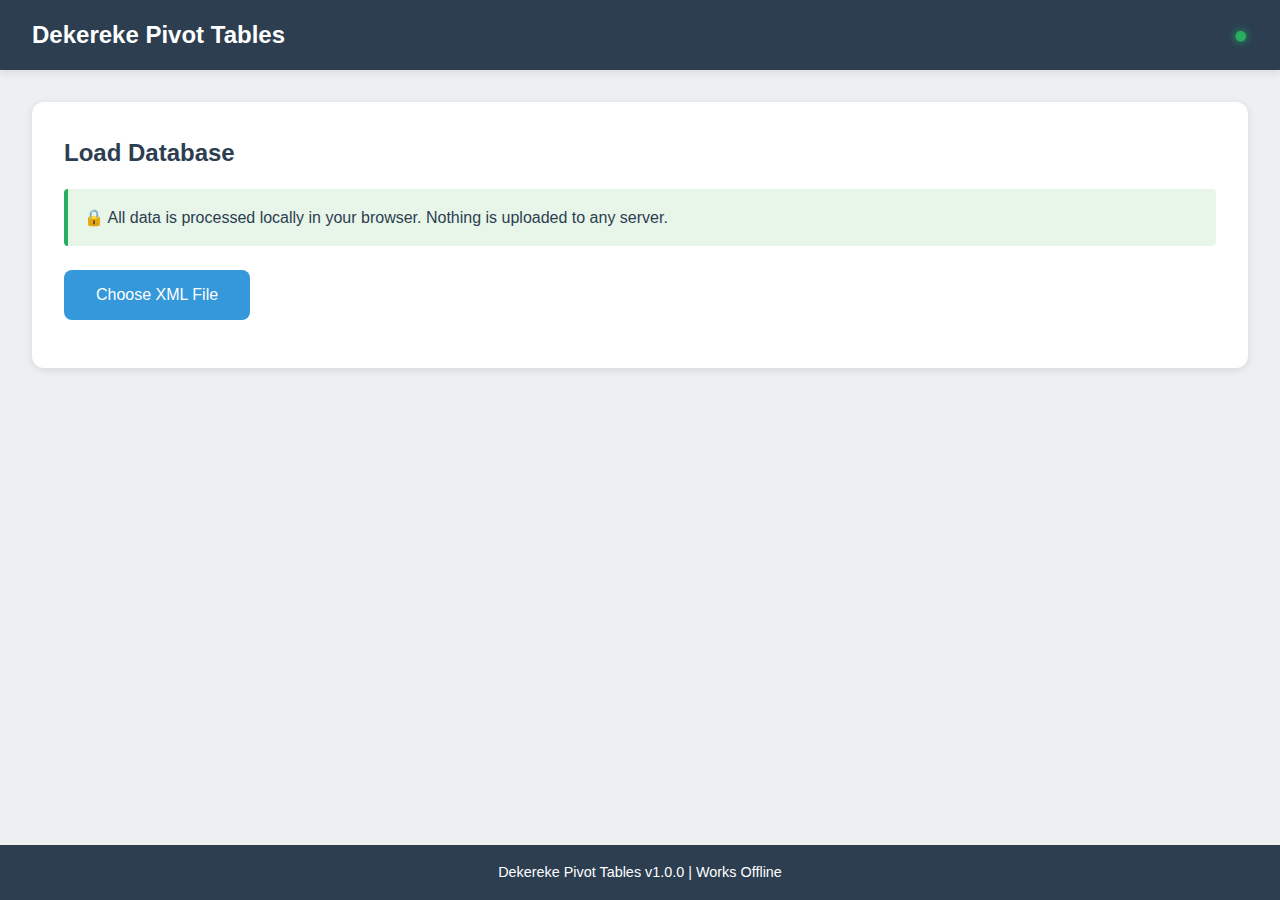
<file: docs/app/index.html>
<!DOCTYPE html>
<!--
Copyright (C) 2025 Seth Johnston

This program is free software: you can redistribute it and/or modify
it under the terms of the GNU Affero General Public License as published by
the Free Software Foundation, either version 3 of the License, or
(at your option) any later version.

This program is distributed in the hope that it will be useful,
but WITHOUT ANY WARRANTY; without even the implied warranty of
MERCHANTABILITY or FITNESS FOR A PARTICULAR PURPOSE.  See the
GNU Affero General Public License for more details.

You should have received a copy of the GNU Affero General Public License
along with this program.  If not, see <https://www.gnu.org/licenses/>.
-->
<html lang="en">
<head>
    <meta charset="UTF-8">
    <meta name="viewport" content="width=device-width, initial-scale=1.0">
    <meta name="description" content="Offline-capable pivot table builder for Dekereke XML databases">
    <meta name="theme-color" content="#2c3e50">
    <title>Dekereke Pivot Tables</title>
    <link rel="stylesheet" href="styles.css">
    <link rel="manifest" href="manifest.json">
    <link rel="icon" type="image/png" sizes="192x192" href="icons/icon-192.png">
    <link rel="icon" type="image/png" sizes="512x512" href="icons/icon-512.png">
    <link rel="apple-touch-icon" href="icons/icon-192.png">
</head>
<body>
    <div id="app">
        <!-- Header -->
        <header>
            <h1>Dekereke Pivot Tables</h1>
            <div id="status-indicator" class="status-online" title="Online">●</div>
            <div id="update-banner" class="update-banner hidden">
                <span>New version available!</span>
                <button id="update-btn">Update Now</button>
            </div>
        </header>

        <!-- Main Content -->
        <main id="main-content">
            <!-- File Upload Section -->
            <section id="upload-section" class="card">
                <h2>Load Database</h2>
                <p class="privacy-notice">
                    🔒 All data is processed locally in your browser. Nothing is uploaded to any server.
                </p>
                <div class="file-input-wrapper">
                    <input type="file" id="file-input" accept=".xml" aria-label="Select Dekereke XML database file">
                    <label for="file-input" class="file-label">
                        <span id="file-label-text">Choose XML File</span>
                    </label>
                </div>
                <div id="file-info" class="file-info hidden"></div>
            </section>

            <!-- Pivot Configuration Section -->
            <section id="config-section" class="card hidden">
                <h2>Configure Pivot Table</h2>
                <div class="config-grid">
                    <div class="config-item">
                        <label for="row-field">Row Field:</label>
                        <select id="row-field" aria-label="Select field for rows">
                            <option value="">-- Select Field --</option>
                        </select>
                    </div>
                    <div class="config-item">
                        <label for="col-field">Column Field:</label>
                        <select id="col-field" aria-label="Select field for columns">
                            <option value="">-- Select Field --</option>
                        </select>
                    </div>
                </div>
                <div class="filter-section">
                    <h3>Advanced Filters <span class="optional-label">(Optional)</span></h3>
                    <p class="filter-description">Filter which records to include in the pivot table</p>
                    <div id="filter-groups-container"></div>
                    <div class="filter-actions">
                        <button id="add-filter-group-btn" class="secondary-btn">+ Add Filter Group</button>
                        <button id="clear-filters-btn" class="secondary-btn">Clear All Filters</button>
                        <button id="regex-help-btn" class="help-btn" title="Regex Reference">📖 Regex Help</button>
                    </div>
                </div>
                <button id="generate-btn" class="primary-btn" disabled>Generate Pivot Table</button>
            </section>

            <!-- Pivot Table Section -->
            <section id="pivot-section" class="card hidden">
                <div class="section-header">
                    <h2>Pivot Table</h2>
                    <div class="pivot-controls">
                        <button id="refresh-pivot-btn" class="secondary-btn">🔄 Refresh with Current Filters</button>
                        <button id="back-to-config" class="secondary-btn">← Back to Configuration</button>
                    </div>
                </div>
                <div id="pivot-info" class="pivot-info"></div>
                
                <div class="table-wrapper">
                    <table id="pivot-table"></table>
                </div>
            </section>

        </main>

        <!-- Footer -->
        <footer>
            <p>Dekereke Pivot Tables v1.0.0 | Works Offline</p>
        </footer>
    </div>

    <!-- Regex Help Modal -->
    <div id="regex-modal" class="modal hidden">
        <div class="modal-content">
            <div class="modal-header">
                <h2>JavaScript Regular Expression (Regex) Reference</h2>
                <button id="close-regex-modal" class="close-modal">×</button>
            </div>
            <div class="modal-body">
                <h3>Common Patterns</h3>
                <table class="help-table">
                    <thead>
                        <tr><th>Pattern</th><th>Description</th><th>Example</th></tr>
                    </thead>
                    <tbody>
                        <tr><td><code>^</code></td><td>Start of string</td><td><code>^H</code> matches strings starting with "H"</td></tr>
                        <tr><td><code>$</code></td><td>End of string</td><td><code>L$</code> matches strings ending with "L"</td></tr>
                        <tr><td><code>.</code></td><td>Any single character</td><td><code>C.V</code> matches "CAV", "CIV", etc.</td></tr>
                        <tr><td><code>*</code></td><td>Zero or more</td><td><code>CV*</code> matches "C", "CV", "CVV", etc.</td></tr>
                        <tr><td><code>+</code></td><td>One or more</td><td><code>CV+</code> matches "CV", "CVV", but not "C"</td></tr>
                        <tr><td><code>?</code></td><td>Zero or one</td><td><code>CV?</code> matches "C" or "CV"</td></tr>
                        <tr><td><code>|</code></td><td>OR operator</td><td><code>H|L</code> matches "H" or "L"</td></tr>
                        <tr><td><code>[]</code></td><td>Character class</td><td><code>[HL]</code> matches "H" or "L"</td></tr>
                        <tr><td><code>[^]</code></td><td>Negated class</td><td><code>[^HL]</code> matches anything except "H" or "L"</td></tr>
                        <tr><td><code>\d</code></td><td>Any digit (0-9)</td><td><code>\d+</code> matches one or more digits</td></tr>
                        <tr><td><code>\w</code></td><td>Word character</td><td><code>\w+</code> matches letters, digits, underscore</td></tr>
                        <tr><td><code>\s</code></td><td>Whitespace</td><td><code>\s+</code> matches spaces, tabs, newlines</td></tr>
                        <tr><td><code>()</code></td><td>Grouping</td><td><code>(CV)+</code> matches "CV", "CVCV", etc.</td></tr>
                    </tbody>
                </table>
                <h3>Flags</h3>
                <p><strong>i</strong> - Case insensitive (automatically enabled in this app)</p>
                <h3>Examples for Linguistic Data</h3>
                <ul>
                    <li><code>^CV</code> - Words starting with CV syllable</li>
                    <li><code>V$</code> - Words ending with a vowel</li>
                    <li><code>^(H|L)$</code> - Exactly H or L tone</li>
                    <li><code>.*HL.*</code> - Contains HL sequence anywhere</li>
                    <li><code>^[HL]+$</code> - Only H and L characters</li>
                    <li><code>\d{4}</code> - Exactly 4 digits (e.g., Reference IDs)</li>
                </ul>
            </div>
        </div>
    </div>

    <!-- Reference Modal -->
    <div id="reference-modal" class="modal hidden">
        <div class="modal-content">
            <div class="modal-header">
                <h2 id="reference-modal-title">References</h2>
                <button id="close-reference-modal" class="close-modal">×</button>
            </div>
            <div id="reference-modal-body" class="modal-body">
            </div>
        </div>
    </div>

    <script src="app.js"></script>
</body>
</html>
</file>
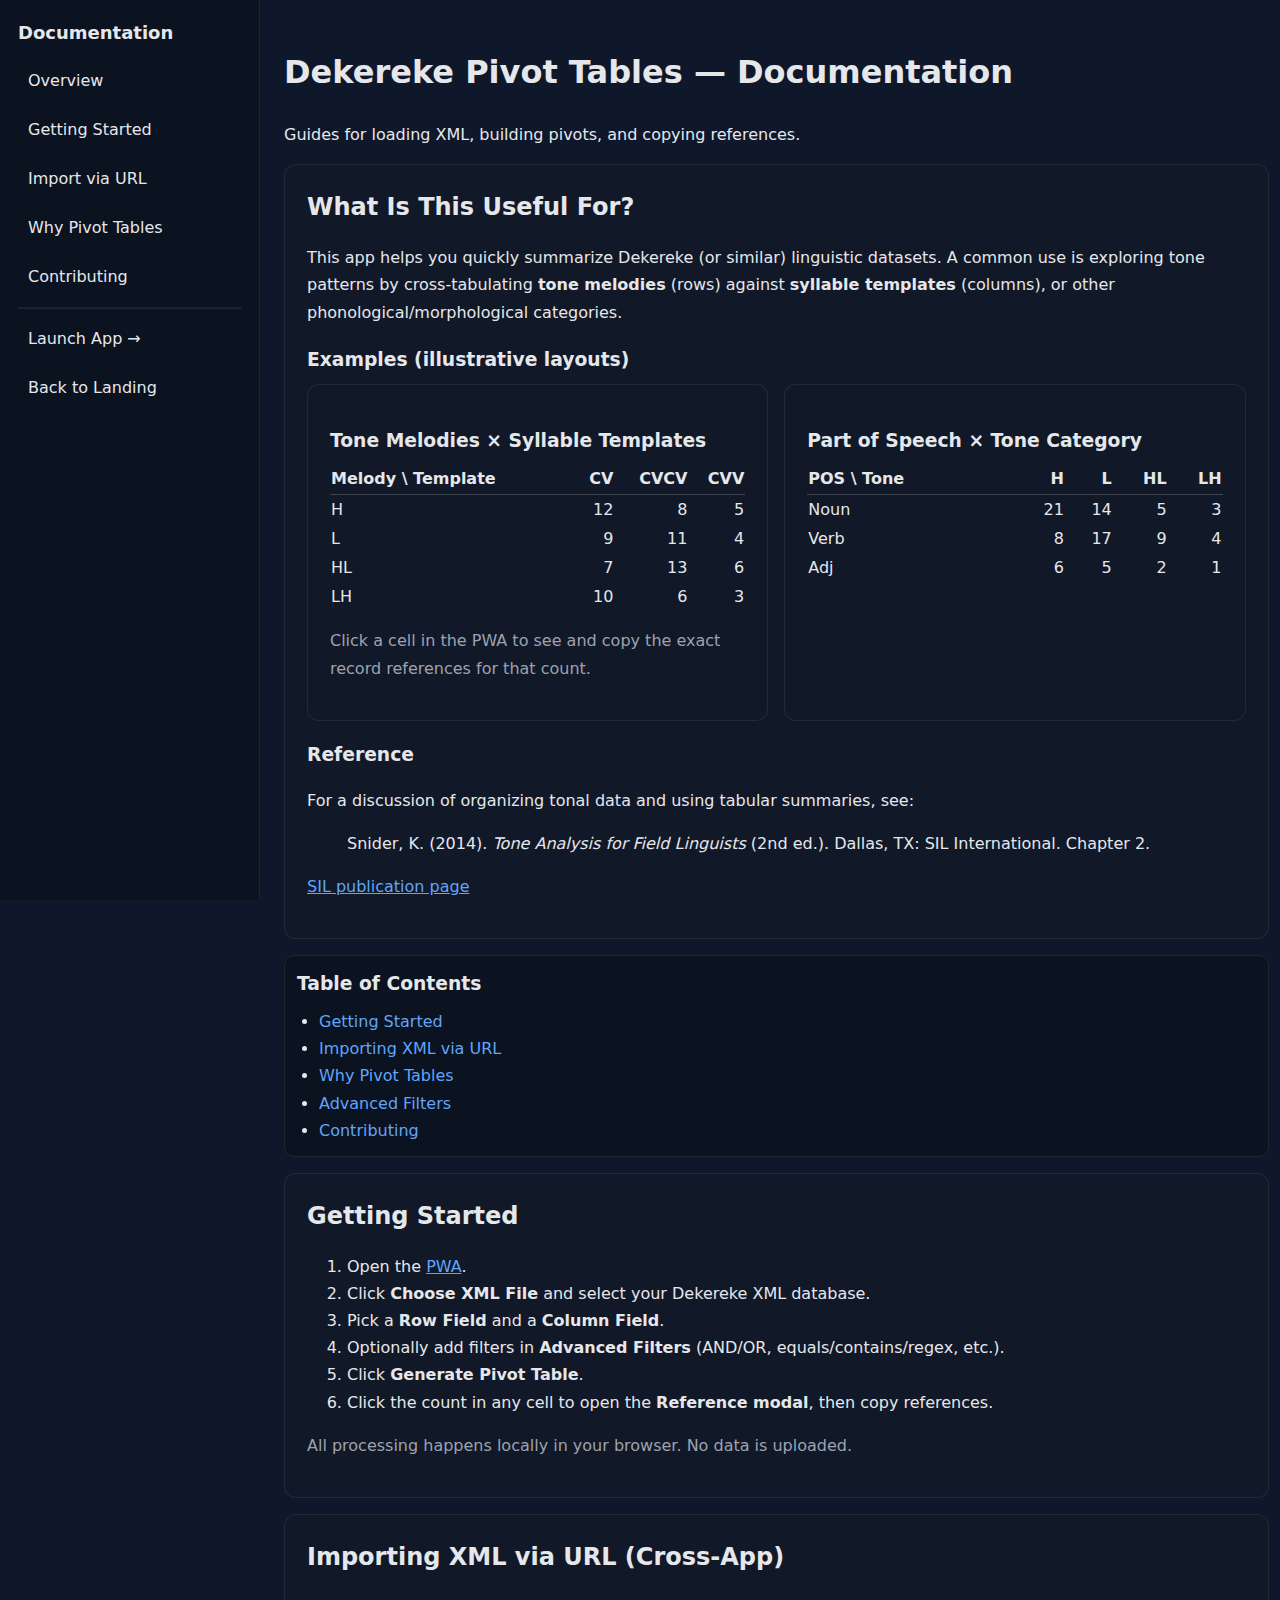
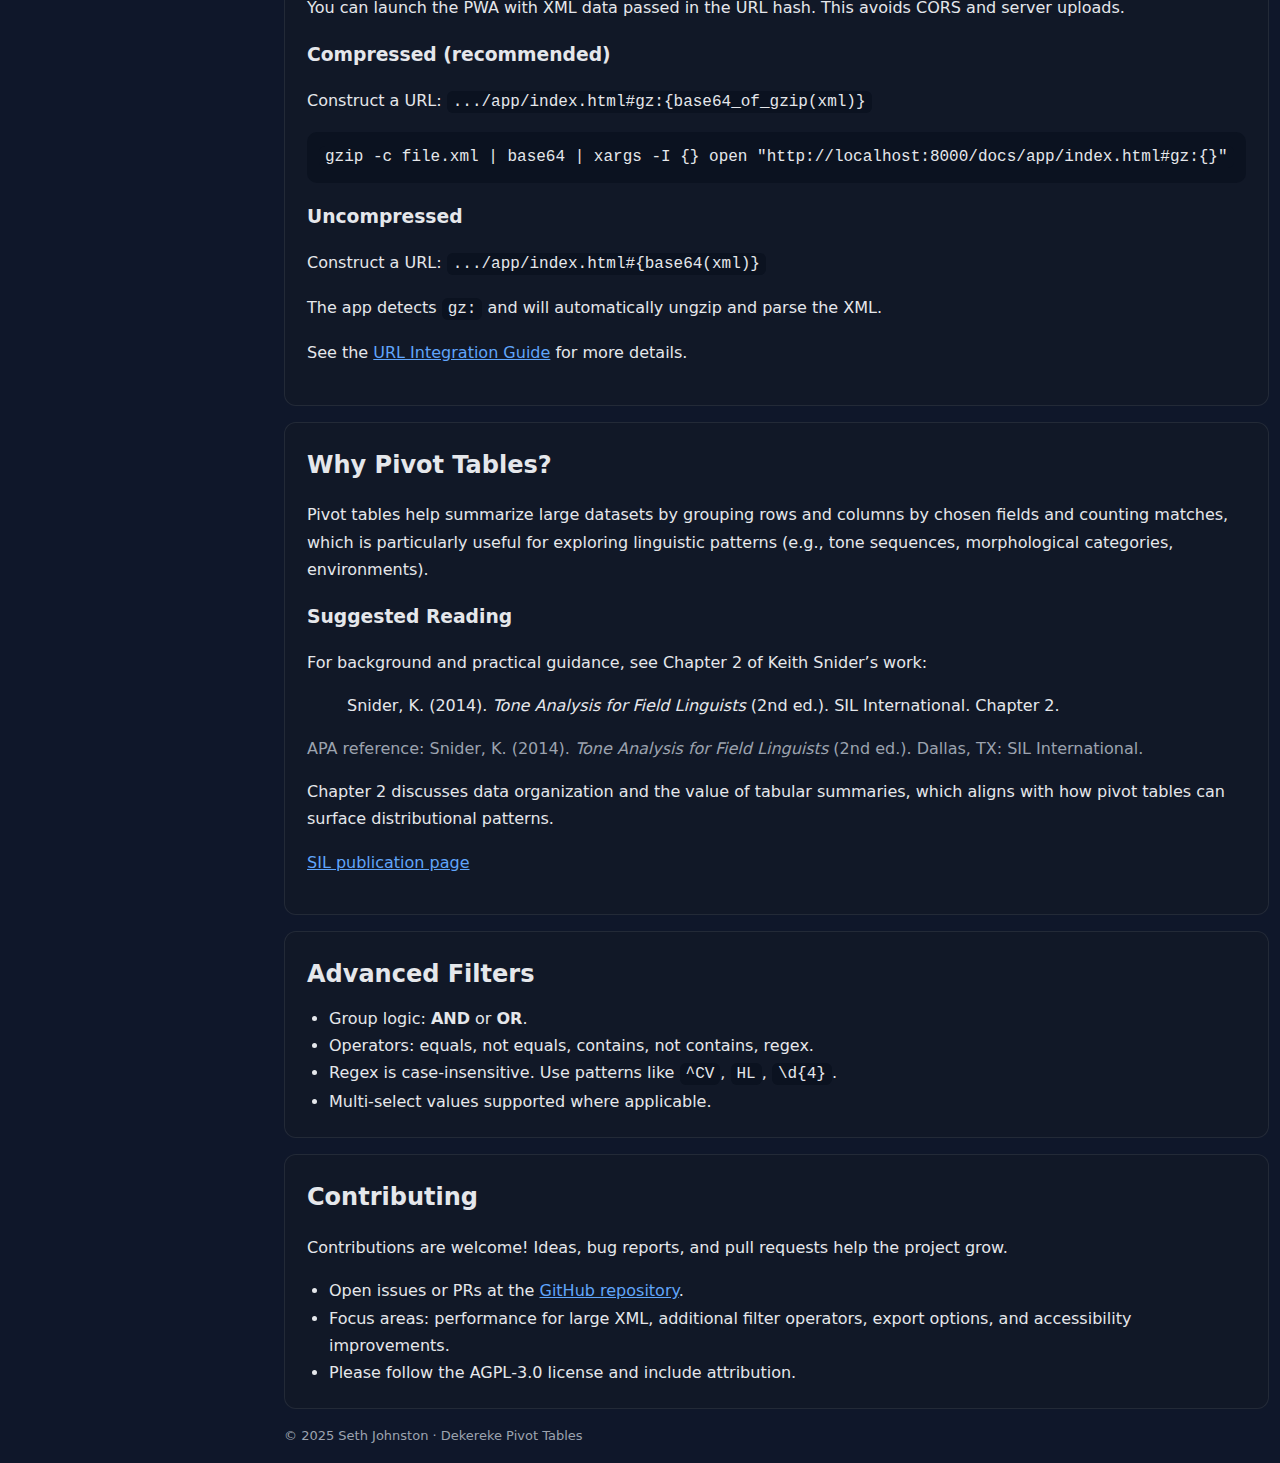
<file: docs/site/index.html>
<!DOCTYPE html>
<html lang="en">
<head>
  <meta charset="UTF-8" />
  <meta name="viewport" content="width=device-width, initial-scale=1" />
  <title>Dekereke Pivot Tables — Documentation</title>
  <meta name="description" content="Documentation and guides for the Dekereke Pivot Tables PWA." />
  <link rel="icon" href="../app/icons/icon-192.png" type="image/png" />
  <link rel="stylesheet" href="styles.css" />
</head>
<body>
  <nav>
    <h1>Documentation</h1>
    <a href="index.html">Overview</a>
    <a href="getting-started.html">Getting Started</a>
    <a href="url-import.html">Import via URL</a>
    <a href="pivot-tables.html">Why Pivot Tables</a>
    <a href="contributing.html">Contributing</a>
    <hr style="border-color:rgba(255,255,255,0.08)">
    <a href="../app/">Launch App →</a>
    <a href="../index.html">Back to Landing</a>
  </nav>
  <main>
    <header>
      <h1>Dekereke Pivot Tables — Documentation</h1>
      <p>Guides for loading XML, building pivots, and copying references.</p>
    </header>

    <section class="card" id="examples-overview">
      <h2>What Is This Useful For?</h2>
      <p>This app helps you quickly summarize Dekereke (or similar) linguistic datasets. A common use is exploring tone patterns by cross-tabulating <strong>tone melodies</strong> (rows) against <strong>syllable templates</strong> (columns), or other phonological/morphological categories.</p>
      <h3>Examples (illustrative layouts)</h3>
      <div style="display:grid;grid-template-columns:1fr 1fr;gap:16px">
        <div class="card" style="margin:0">
          <h3>Tone Melodies × Syllable Templates</h3>
          <table style="width:100%;border-collapse:collapse">
            <thead>
              <tr>
                <th style="text-align:left;border-bottom:1px solid rgba(255,255,255,0.1)">Melody \ Template</th>
                <th style="text-align:right;border-bottom:1px solid rgba(255,255,255,0.1)">CV</th>
                <th style="text-align:right;border-bottom:1px solid rgba(255,255,255,0.1)">CVCV</th>
                <th style="text-align:right;border-bottom:1px solid rgba(255,255,255,0.1)">CVV</th>
              </tr>
            </thead>
            <tbody>
              <tr><td>H</td><td style="text-align:right">12</td><td style="text-align:right">8</td><td style="text-align:right">5</td></tr>
              <tr><td>L</td><td style="text-align:right">9</td><td style="text-align:right">11</td><td style="text-align:right">4</td></tr>
              <tr><td>HL</td><td style="text-align:right">7</td><td style="text-align:right">13</td><td style="text-align:right">6</td></tr>
              <tr><td>LH</td><td style="text-align:right">10</td><td style="text-align:right">6</td><td style="text-align:right">3</td></tr>
            </tbody>
          </table>
          <p class="note">Click a cell in the PWA to see and copy the exact record references for that count.</p>
        </div>
        <div class="card" style="margin:0">
          <h3>Part of Speech × Tone Category</h3>
          <table style="width:100%;border-collapse:collapse">
            <thead>
              <tr>
                <th style="text-align:left;border-bottom:1px solid rgba(255,255,255,0.1)">POS \ Tone</th>
                <th style="text-align:right;border-bottom:1px solid rgba(255,255,255,0.1)">H</th>
                <th style="text-align:right;border-bottom:1px solid rgba(255,255,255,0.1)">L</th>
                <th style="text-align:right;border-bottom:1px solid rgba(255,255,255,0.1)">HL</th>
                <th style="text-align:right;border-bottom:1px solid rgba(255,255,255,0.1)">LH</th>
              </tr>
            </thead>
            <tbody>
              <tr><td>Noun</td><td style="text-align:right">21</td><td style="text-align:right">14</td><td style="text-align:right">5</td><td style="text-align:right">3</td></tr>
              <tr><td>Verb</td><td style="text-align:right">8</td><td style="text-align:right">17</td><td style="text-align:right">9</td><td style="text-align:right">4</td></tr>
              <tr><td>Adj</td><td style="text-align:right">6</td><td style="text-align:right">5</td><td style="text-align:right">2</td><td style="text-align:right">1</td></tr>
            </tbody>
          </table>
        </div>
      </div>
      <h3>Reference</h3>
      <p>For a discussion of organizing tonal data and using tabular summaries, see:</p>
      <blockquote>
        Snider, K. (2014). <em>Tone Analysis for Field Linguists</em> (2nd ed.). Dallas, TX: SIL International. Chapter 2.
      </blockquote>
      <p><a href="https://www.sil.org/resources/publications/entry/56413" target="_blank" rel="noopener">SIL publication page</a></p>
    </section>

    <div class="toc">
      <h3>Table of Contents</h3>
      <ul>
        <li><a href="#getting-started">Getting Started</a></li>
        <li><a href="#url-import">Importing XML via URL</a></li>
        <li><a href="#why-pivots">Why Pivot Tables</a></li>
        <li><a href="#filters">Advanced Filters</a></li>
        <li><a href="#contributing">Contributing</a></li>
      </ul>
    </div>

    <section id="getting-started" class="card">
      <h2>Getting Started</h2>
      <ol>
        <li>Open the <a href="../app/">PWA</a>.</li>
        <li>Click <strong>Choose XML File</strong> and select your Dekereke XML database.</li>
        <li>Pick a <strong>Row Field</strong> and a <strong>Column Field</strong>.</li>
        <li>Optionally add filters in <strong>Advanced Filters</strong> (AND/OR, equals/contains/regex, etc.).</li>
        <li>Click <strong>Generate Pivot Table</strong>.</li>
        <li>Click the count in any cell to open the <strong>Reference modal</strong>, then copy references.</li>
      </ol>
      <p class="note">All processing happens locally in your browser. No data is uploaded.</p>
    </section>

    <section id="url-import" class="card">
      <h2>Importing XML via URL (Cross‑App)</h2>
      <p>You can launch the PWA with XML data passed in the URL hash. This avoids CORS and server uploads.</p>
      <h3>Compressed (recommended)</h3>
      <p>Construct a URL: <code>.../app/index.html#gz:{base64_of_gzip(xml)}</code></p>
      <pre><code>gzip -c file.xml | base64 | xargs -I {} open "http://localhost:8000/docs/app/index.html#gz:{}"</code></pre>
      <h3>Uncompressed</h3>
      <p>Construct a URL: <code>.../app/index.html#{base64(xml)}</code></p>
      <p>The app detects <code>gz:</code> and will automatically ungzip and parse the XML.</p>
      <p>See the <a href="../URL_INTEGRATION.md" target="_blank" rel="noopener">URL Integration Guide</a> for more details.</p>
    </section>

    <section id="why-pivots" class="card">
      <h2>Why Pivot Tables?</h2>
      <p>Pivot tables help summarize large datasets by grouping rows and columns by chosen fields and counting matches, which is particularly useful for exploring linguistic patterns (e.g., tone sequences, morphological categories, environments).</p>
      <h3>Suggested Reading</h3>
      <p>For background and practical guidance, see Chapter 2 of Keith Snider’s work:</p>
      <blockquote>
        Snider, K. (2014). <em>Tone Analysis for Field Linguists</em> (2nd ed.). SIL International. Chapter 2.
      </blockquote>
      <p class="note">APA reference: Snider, K. (2014). <em>Tone Analysis for Field Linguists</em> (2nd ed.). Dallas, TX: SIL International.</p>
      <p>Chapter 2 discusses data organization and the value of tabular summaries, which aligns with how pivot tables can surface distributional patterns.</p>
      <p><a href="https://www.sil.org/resources/publications/entry/56413" target="_blank" rel="noopener">SIL publication page</a></p>
    </section>

    <section id="filters" class="card">
      <h2>Advanced Filters</h2>
      <ul>
        <li>Group logic: <strong>AND</strong> or <strong>OR</strong>.</li>
        <li>Operators: equals, not equals, contains, not contains, regex.</li>
        <li>Regex is case‑insensitive. Use patterns like <code>^CV</code>, <code>HL</code>, <code>\d{4}</code>.</li>
        <li>Multi‑select values supported where applicable.</li>
      </ul>
    </section>

    <section id="contributing" class="card">
      <h2>Contributing</h2>
      <p>Contributions are welcome! Ideas, bug reports, and pull requests help the project grow.</p>
      <ul>
        <li>Open issues or PRs at the <a href="https://github.com/rulingAnts/dekereke_pivot_tables" target="_blank" rel="noopener">GitHub repository</a>.</li>
        <li>Focus areas: performance for large XML, additional filter operators, export options, and accessibility improvements.</li>
        <li>Please follow the AGPL‑3.0 license and include attribution.</li>
      </ul>
    </section>

    <div class="footer">© 2025 Seth Johnston · Dekereke Pivot Tables</div>
  </main>
</body>
</html>
</file>
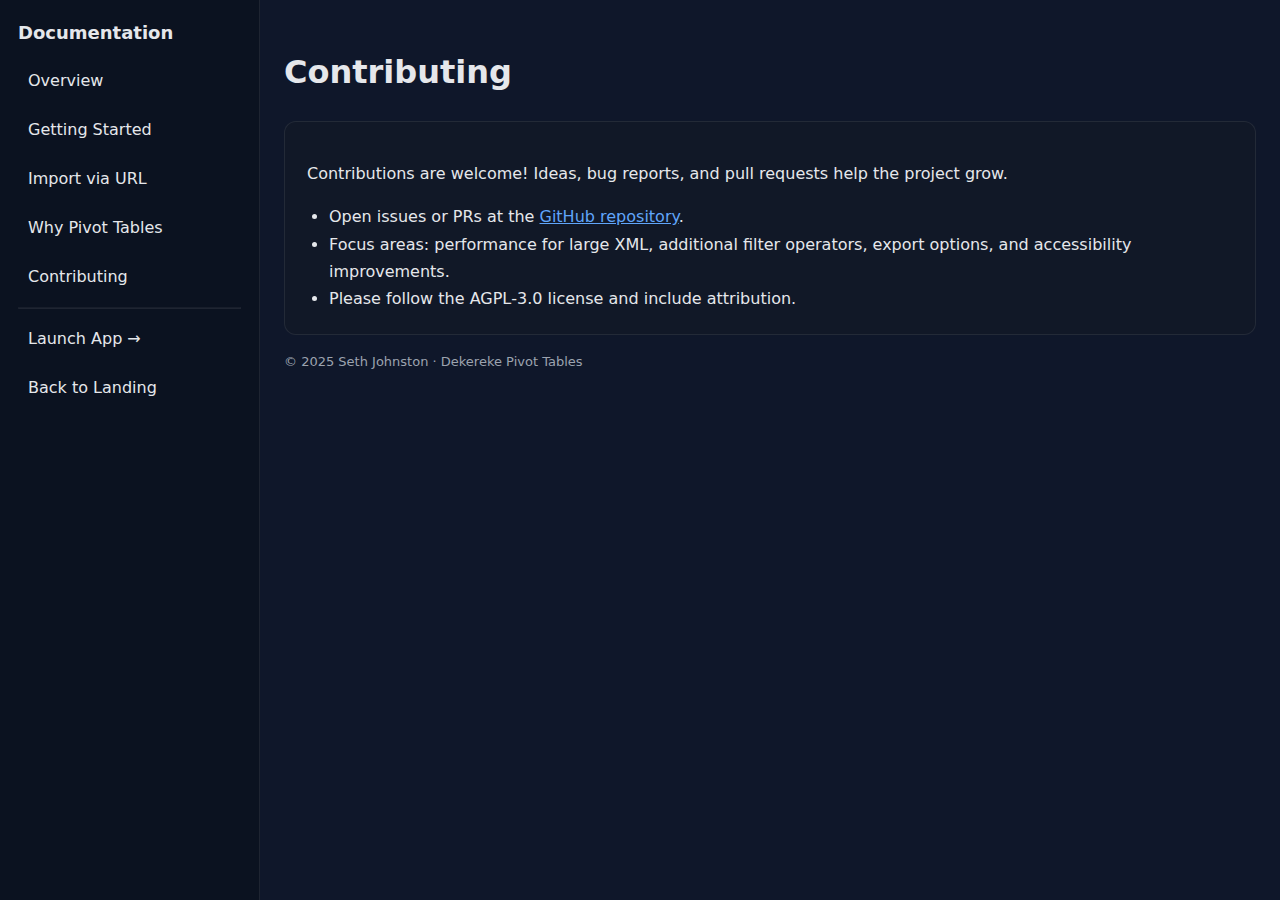
<file: docs/site/contributing.html>
<!DOCTYPE html><html lang="en"><head><meta charset="UTF-8"><meta name="viewport" content="width=device-width, initial-scale=1"><title>Contributing — Dekereke Pivot Tables</title><link rel="icon" href="../app/icons/icon-192.png" type="image/png"><link rel="stylesheet" href="styles.css"></head><body><nav><h1>Documentation</h1><a href="index.html">Overview</a><a href="getting-started.html">Getting Started</a><a href="url-import.html">Import via URL</a><a href="pivot-tables.html">Why Pivot Tables</a><a href="contributing.html">Contributing</a><hr style="border-color:rgba(255,255,255,0.08)"><a href="../app/">Launch App →</a><a href="../index.html">Back to Landing</a></nav><main><h1>Contributing</h1><div class="card"><p>Contributions are welcome! Ideas, bug reports, and pull requests help the project grow.</p><ul><li>Open issues or PRs at the <a href="https://github.com/rulingAnts/dekereke_pivot_tables" target="_blank" rel="noopener">GitHub repository</a>.</li><li>Focus areas: performance for large XML, additional filter operators, export options, and accessibility improvements.</li><li>Please follow the AGPL‑3.0 license and include attribution.</li></ul></div><div class="footer">© 2025 Seth Johnston · Dekereke Pivot Tables</div></main></body></html>
</file>
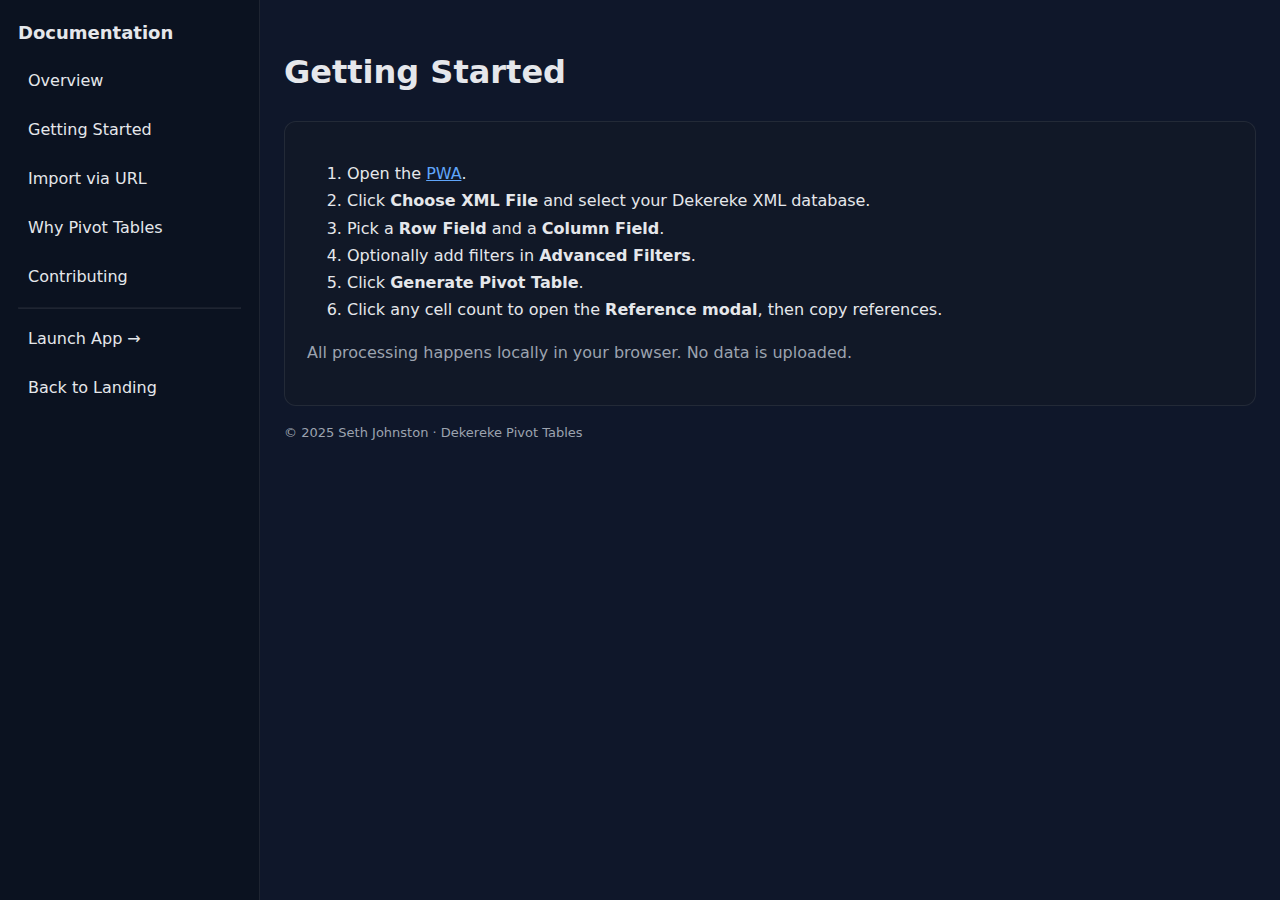
<file: docs/site/getting-started.html>
<!DOCTYPE html><html lang="en"><head><meta charset="UTF-8"><meta name="viewport" content="width=device-width, initial-scale=1"><title>Getting Started — Dekereke Pivot Tables</title><link rel="icon" href="../app/icons/icon-192.png" type="image/png"><link rel="stylesheet" href="styles.css"></head><body><nav><h1>Documentation</h1><a href="index.html">Overview</a><a href="getting-started.html">Getting Started</a><a href="url-import.html">Import via URL</a><a href="pivot-tables.html">Why Pivot Tables</a><a href="contributing.html">Contributing</a><hr style="border-color:rgba(255,255,255,0.08)"><a href="../app/">Launch App →</a><a href="../index.html">Back to Landing</a></nav><main><h1>Getting Started</h1><div class="card"><ol><li>Open the <a href="../app/">PWA</a>.</li><li>Click <strong>Choose XML File</strong> and select your Dekereke XML database.</li><li>Pick a <strong>Row Field</strong> and a <strong>Column Field</strong>.</li><li>Optionally add filters in <strong>Advanced Filters</strong>.</li><li>Click <strong>Generate Pivot Table</strong>.</li><li>Click any cell count to open the <strong>Reference modal</strong>, then copy references.</li></ol><p class="note">All processing happens locally in your browser. No data is uploaded.</p></div><div class="footer">© 2025 Seth Johnston · Dekereke Pivot Tables</div></main></body></html>
</file>
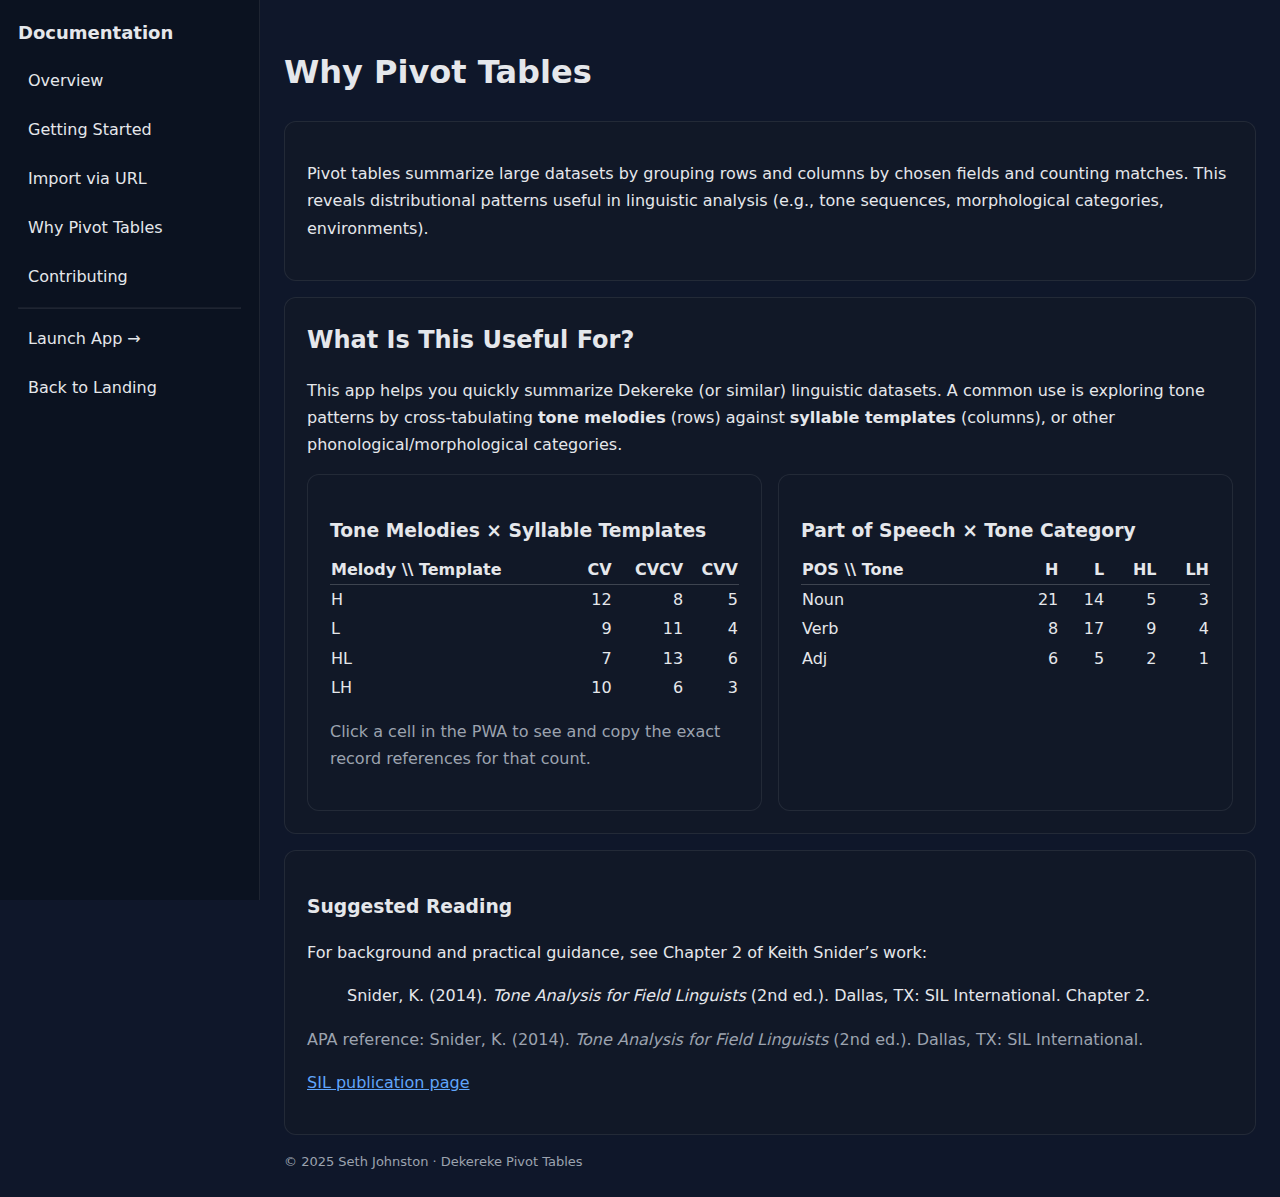
<file: docs/site/pivot-tables.html>
<!DOCTYPE html><html lang="en"><head><meta charset="UTF-8"><meta name="viewport" content="width=device-width, initial-scale=1"><title>Why Pivot Tables — Dekereke Pivot Tables</title><link rel="icon" href="../app/icons/icon-192.png" type="image/png"><link rel="stylesheet" href="styles.css"></head><body><nav><h1>Documentation</h1><a href="index.html">Overview</a><a href="getting-started.html">Getting Started</a><a href="url-import.html">Import via URL</a><a href="pivot-tables.html">Why Pivot Tables</a><a href="contributing.html">Contributing</a><hr style="border-color:rgba(255,255,255,0.08)"><a href="../app/">Launch App →</a><a href="../index.html">Back to Landing</a></nav><main><h1>Why Pivot Tables</h1><div class="card"><p>Pivot tables summarize large datasets by grouping rows and columns by chosen fields and counting matches. This reveals distributional patterns useful in linguistic analysis (e.g., tone sequences, morphological categories, environments).</p></div><div class="card"><h2>What Is This Useful For?</h2><p>This app helps you quickly summarize Dekereke (or similar) linguistic datasets. A common use is exploring tone patterns by cross-tabulating <strong>tone melodies</strong> (rows) against <strong>syllable templates</strong> (columns), or other phonological/morphological categories.</p><div style="display:grid;grid-template-columns:1fr 1fr;gap:16px"><div class="card" style="margin:0"><h3>Tone Melodies × Syllable Templates</h3><table style="width:100%;border-collapse:collapse"><thead><tr><th style="text-align:left;border-bottom:1px solid rgba(255,255,255,0.1)">Melody \\ Template</th><th style="text-align:right;border-bottom:1px solid rgba(255,255,255,0.1)">CV</th><th style="text-align:right;border-bottom:1px solid rgba(255,255,255,0.1)">CVCV</th><th style="text-align:right;border-bottom:1px solid rgba(255,255,255,0.1)">CVV</th></tr></thead><tbody><tr><td>H</td><td style="text-align:right">12</td><td style="text-align:right">8</td><td style="text-align:right">5</td></tr><tr><td>L</td><td style="text-align:right">9</td><td style="text-align:right">11</td><td style="text-align:right">4</td></tr><tr><td>HL</td><td style="text-align:right">7</td><td style="text-align:right">13</td><td style="text-align:right">6</td></tr><tr><td>LH</td><td style="text-align:right">10</td><td style="text-align:right">6</td><td style="text-align:right">3</td></tr></tbody></table><p class="note">Click a cell in the PWA to see and copy the exact record references for that count.</p></div><div class="card" style="margin:0"><h3>Part of Speech × Tone Category</h3><table style="width:100%;border-collapse:collapse"><thead><tr><th style="text-align:left;border-bottom:1px solid rgba(255,255,255,0.1)">POS \\ Tone</th><th style="text-align:right;border-bottom:1px solid rgba(255,255,255,0.1)">H</th><th style="text-align:right;border-bottom:1px solid rgba(255,255,255,0.1)">L</th><th style="text-align:right;border-bottom:1px solid rgba(255,255,255,0.1)">HL</th><th style="text-align:right;border-bottom:1px solid rgba(255,255,255,0.1)">LH</th></tr></thead><tbody><tr><td>Noun</td><td style="text-align:right">21</td><td style="text-align:right">14</td><td style="text-align:right">5</td><td style="text-align:right">3</td></tr><tr><td>Verb</td><td style="text-align:right">8</td><td style="text-align:right">17</td><td style="text-align:right">9</td><td style="text-align:right">4</td></tr><tr><td>Adj</td><td style="text-align:right">6</td><td style="text-align:right">5</td><td style="text-align:right">2</td><td style="text-align:right">1</td></tr></tbody></table></div></div></div><div class="card"><h3>Suggested Reading</h3><p>For background and practical guidance, see Chapter 2 of Keith Snider’s work:</p><blockquote>Snider, K. (2014). <em>Tone Analysis for Field Linguists</em> (2nd ed.). Dallas, TX: SIL International. Chapter 2.</blockquote><p class="note">APA reference: Snider, K. (2014). <em>Tone Analysis for Field Linguists</em> (2nd ed.). Dallas, TX: SIL International.</p><p><a href="https://www.sil.org/resources/publications/entry/56413" target="_blank" rel="noopener">SIL publication page</a></p></div><div class="footer">© 2025 Seth Johnston · Dekereke Pivot Tables</div></main></body></html>
</file>
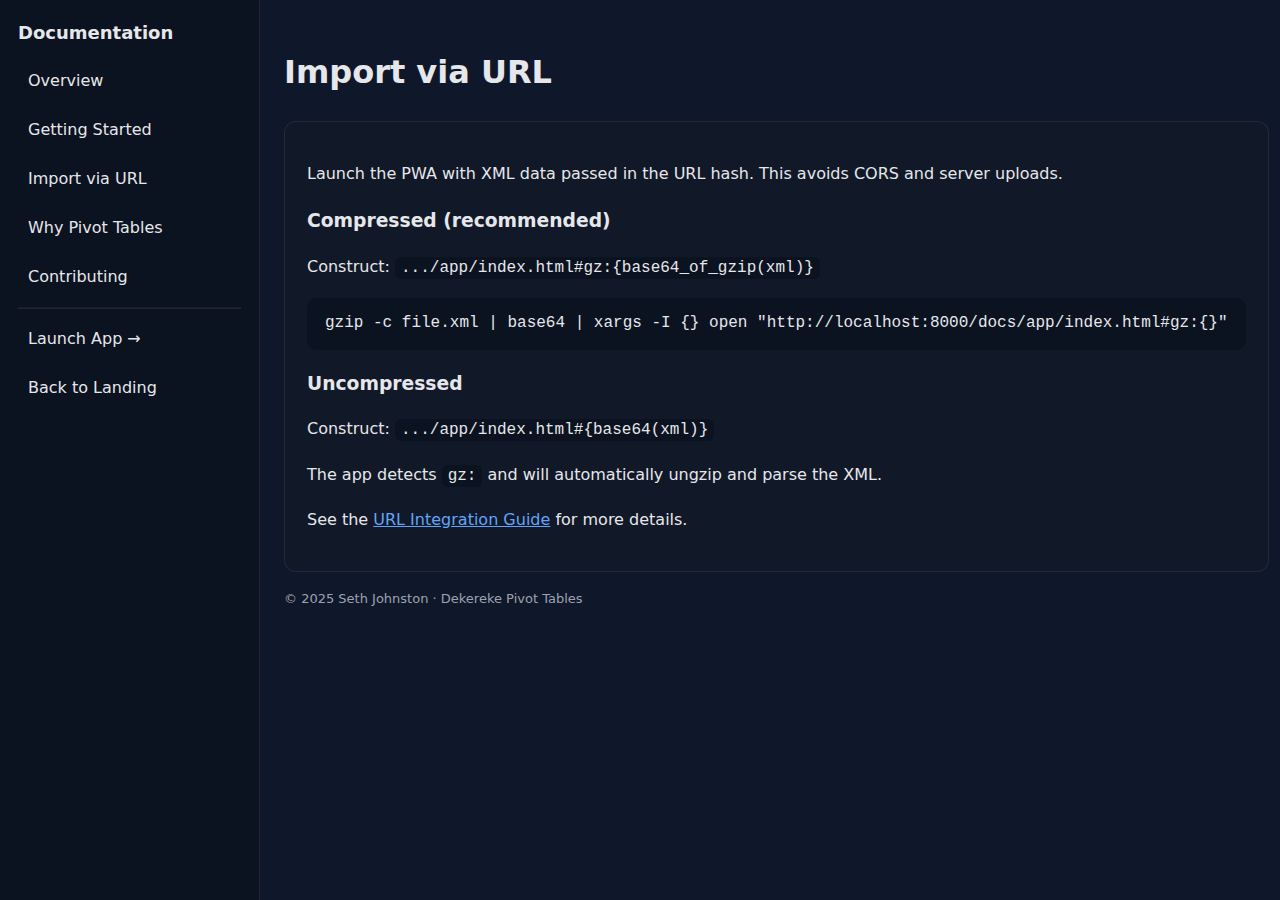
<file: docs/site/url-import.html>
<!DOCTYPE html><html lang="en"><head><meta charset="UTF-8"><meta name="viewport" content="width=device-width, initial-scale=1"><title>Import via URL — Dekereke Pivot Tables</title><link rel="icon" href="../app/icons/icon-192.png" type="image/png"><link rel="stylesheet" href="styles.css"></head><body><nav><h1>Documentation</h1><a href="index.html">Overview</a><a href="getting-started.html">Getting Started</a><a href="url-import.html">Import via URL</a><a href="pivot-tables.html">Why Pivot Tables</a><a href="contributing.html">Contributing</a><hr style="border-color:rgba(255,255,255,0.08)"><a href="../app/">Launch App →</a><a href="../index.html">Back to Landing</a></nav><main><h1>Import via URL</h1><div class="card"><p>Launch the PWA with XML data passed in the URL hash. This avoids CORS and server uploads.</p><h3>Compressed (recommended)</h3><p>Construct: <code>.../app/index.html#gz:{base64_of_gzip(xml)}</code></p><pre><code>gzip -c file.xml | base64 | xargs -I {} open "http://localhost:8000/docs/app/index.html#gz:{}"</code></pre><h3>Uncompressed</h3><p>Construct: <code>.../app/index.html#{base64(xml)}</code></p><p>The app detects <code>gz:</code> and will automatically ungzip and parse the XML.</p><p>See the <a href="../URL_INTEGRATION.md" target="_blank" rel="noopener">URL Integration Guide</a> for more details.</p></div><div class="footer">© 2025 Seth Johnston · Dekereke Pivot Tables</div></main></body></html>
</file>
<file: docs/app/styles.css>
/*
Copyright (C) 2025 Seth Johnston

This program is free software: you can redistribute it and/or modify
it under the terms of the GNU Affero General Public License as published by
the Free Software Foundation, either version 3 of the License, or
(at your option) any later version.

This program is distributed in the hope that it will be useful,
but WITHOUT ANY WARRANTY; without even the implied warranty of
MERCHANTABILITY or FITNESS FOR A PARTICULAR PURPOSE.  See the
GNU Affero General Public License for more details.

You should have received a copy of the GNU Affero General Public License
along with this program.  If not, see <https://www.gnu.org/licenses/>.
*/

/* ===== CSS Reset & Base Styles ===== */
* {
  margin: 0;
  padding: 0;
  box-sizing: border-box;
}

:root {
  --primary-color: #2c3e50;
  --secondary-color: #3498db;
  --success-color: #27ae60;
  --error-color: #e74c3c;
  --warning-color: #f39c12;
  --background: #ecf0f1;
  --card-background: #ffffff;
  --border-color: #bdc3c7;
  --text-color: #2c3e50;
  --text-light: #7f8c8d;
  --shadow: 0 2px 8px rgba(0, 0, 0, 0.1);
  --shadow-hover: 0 4px 12px rgba(0, 0, 0, 0.15);
  --transition: all 0.3s ease;
}

body {
  font-family: -apple-system, BlinkMacSystemFont, 'Segoe UI', Roboto, 'Helvetica Neue', Arial, sans-serif;
  background: var(--background);
  color: var(--text-color);
  line-height: 1.6;
  min-height: 100vh;
  display: flex;
  flex-direction: column;
}

/* ===== Layout ===== */
#app {
  display: flex;
  flex-direction: column;
  min-height: 100vh;
}

header {
  background: var(--primary-color);
  color: white;
  padding: 1rem 2rem;
  box-shadow: var(--shadow);
  position: relative;
  display: flex;
  align-items: center;
  gap: 1rem;
}

header h1 {
  font-size: 1.5rem;
  font-weight: 600;
}

main {
  flex: 1;
  padding: 2rem;
  max-width: 1400px;
  margin: 0 auto;
  width: 100%;
}

footer {
  background: var(--primary-color);
  color: white;
  text-align: center;
  padding: 1rem;
  margin-top: auto;
  font-size: 0.9rem;
}

/* ===== Status Indicator ===== */
#status-indicator {
  font-size: 1.5rem;
  margin-left: auto;
  transition: var(--transition);
}

.status-online {
  color: var(--success-color);
  text-shadow: 0 0 8px var(--success-color);
}

.status-offline {
  color: var(--error-color);
  text-shadow: 0 0 8px var(--error-color);
}

/* ===== Update Banner ===== */
.update-banner {
  position: fixed;
  top: 70px;
  left: 50%;
  transform: translateX(-50%);
  background: var(--warning-color);
  color: white;
  padding: 1rem 2rem;
  border-radius: 8px;
  box-shadow: var(--shadow-hover);
  z-index: 1000;
  display: flex;
  align-items: center;
  gap: 1rem;
  animation: slideDown 0.3s ease;
}

@keyframes slideDown {
  from {
    top: -100px;
    opacity: 0;
  }
  to {
    top: 70px;
    opacity: 1;
  }
}

.update-banner button {
  background: white;
  color: var(--warning-color);
  border: none;
  padding: 0.5rem 1rem;
  border-radius: 4px;
  font-weight: 600;
  cursor: pointer;
  transition: var(--transition);
}

.update-banner button:hover {
  transform: scale(1.05);
}

/* ===== Cards ===== */
.card {
  background: var(--card-background);
  border-radius: 12px;
  padding: 2rem;
  margin-bottom: 2rem;
  box-shadow: var(--shadow);
  transition: var(--transition);
}

.card:hover {
  box-shadow: var(--shadow-hover);
}

.card h2 {
  margin-bottom: 1rem;
  color: var(--primary-color);
  font-size: 1.5rem;
}

.card h3 {
  margin-bottom: 0.75rem;
  color: var(--primary-color);
  font-size: 1.2rem;
}

/* ===== Privacy Notice ===== */
.privacy-notice {
  background: #e8f5e9;
  border-left: 4px solid var(--success-color);
  padding: 1rem;
  margin-bottom: 1.5rem;
  border-radius: 4px;
  color: var(--text-color);
}

/* ===== File Input ===== */
.file-input-wrapper {
  margin-bottom: 1rem;
}

#file-input {
  display: none;
}

.file-label {
  display: inline-block;
  padding: 0.75rem 2rem;
  background: var(--secondary-color);
  color: white;
  border-radius: 8px;
  cursor: pointer;
  transition: var(--transition);
  font-weight: 500;
}

.file-label:hover {
  background: #2980b9;
  transform: translateY(-2px);
  box-shadow: var(--shadow-hover);
}

.file-info {
  margin-top: 1rem;
  padding: 1rem;
  border-radius: 8px;
  background: #f8f9fa;
}

.file-info p {
  margin: 0.5rem 0;
}

.file-info .success {
  color: var(--success-color);
  font-weight: 500;
}

.file-info .error {
  color: var(--error-color);
  font-weight: 500;
}

/* ===== Config Section ===== */
.config-grid {
  display: grid;
  grid-template-columns: repeat(auto-fit, minmax(250px, 1fr));
  gap: 1.5rem;
  margin-bottom: 1.5rem;
}

.config-item label {
  display: block;
  margin-bottom: 0.5rem;
  font-weight: 500;
  color: var(--primary-color);
}

.config-item select {
  width: 100%;
  padding: 0.75rem;
  border: 2px solid var(--border-color);
  border-radius: 8px;
  font-size: 1rem;
  background: white;
  cursor: pointer;
  transition: var(--transition);
}

.config-item select:focus {
  outline: none;
  border-color: var(--secondary-color);
}

/* ===== Filter Section ===== */
.filter-section {
  background: #f8f9fa;
  padding: 1.5rem;
  border-radius: 8px;
  margin-bottom: 1.5rem;
  border: 2px solid var(--border-color);
}

.filter-section h3 {
  margin-bottom: 0.5rem;
  display: flex;
  align-items: center;
  gap: 0.5rem;
}

.optional-label {
  font-size: 0.85rem;
  color: var(--text-light);
  font-weight: normal;
}

.filter-description {
  color: var(--text-light);
  font-size: 0.95rem;
  margin-bottom: 1rem;
}

.filter-group {
  background: white;
  border: 2px solid var(--border-color);
  border-radius: 8px;
  padding: 1rem;
  margin-bottom: 1rem;
  position: relative;
}

.filter-group-header {
  display: flex;
  justify-content: space-between;
  align-items: center;
  margin-bottom: 1rem;
  padding-bottom: 0.5rem;
  border-bottom: 1px solid var(--border-color);
}

.filter-group-title {
  font-weight: 600;
  color: var(--primary-color);
}

.filter-group-logic {
  display: flex;
  align-items: center;
  gap: 0.5rem;
}

.filter-group-logic label {
  font-size: 0.9rem;
  color: var(--text-light);
}

.filter-group-logic select {
  padding: 0.25rem 0.5rem;
  border: 1px solid var(--border-color);
  border-radius: 4px;
  font-size: 0.9rem;
}

.remove-group-btn {
  background: var(--error-color);
  color: white;
  border: none;
  padding: 0.25rem 0.75rem;
  border-radius: 4px;
  cursor: pointer;
  font-size: 0.85rem;
  transition: var(--transition);
}

.remove-group-btn:hover {
  background: #c0392b;
}

.filter-condition {
  display: grid;
  grid-template-columns: 1fr 120px 1fr auto auto;
  gap: 0.5rem;
  align-items: end;
  margin-bottom: 0.75rem;
  padding: 0.75rem;
  background: #f8f9fa;
  border-radius: 6px;
}

.filter-field {
  display: flex;
  flex-direction: column;
  gap: 0.25rem;
}

.filter-field label {
  font-size: 0.85rem;
  color: var(--text-color);
  font-weight: 500;
}

.filter-field select,
.filter-field input {
  padding: 0.5rem;
  border: 1px solid var(--border-color);
  border-radius: 4px;
  font-size: 0.9rem;
}

.filter-field select:focus,
.filter-field input:focus {
  outline: none;
  border-color: var(--secondary-color);
}

.regex-toggle {
  display: flex;
  align-items: center;
  gap: 0.5rem;
  padding: 0.5rem;
}

.regex-toggle input[type=\"checkbox\"] {
  width: 18px;
  height: 18px;
  cursor: pointer;
}

.regex-toggle label {
  font-size: 0.85rem;
  cursor: pointer;
  user-select: none;
}

.remove-condition-btn {
  background: var(--error-color);
  color: white;
  border: none;
  padding: 0.5rem 0.75rem;
  border-radius: 4px;
  cursor: pointer;
  font-size: 0.85rem;
  transition: var(--transition);
}

.remove-condition-btn:hover {
  background: #c0392b;
}

.add-condition-btn {
  background: var(--secondary-color);
  color: white;
  border: none;
  padding: 0.5rem 1rem;
  border-radius: 6px;
  cursor: pointer;
  font-size: 0.9rem;
  transition: var(--transition);
  margin-top: 0.5rem;
}

.add-condition-btn:hover {
  background: #2980b9;
}

.filter-actions {
  display: flex;
  gap: 1rem;
  margin-top: 1rem;
  flex-wrap: wrap;
}

.filter-group-separator {
  text-align: center;
  font-weight: 600;
  color: var(--secondary-color);
  padding: 0.5rem 0;
  font-size: 0.9rem;
}

.no-filters {
  color: var(--text-light);
  font-style: italic;
  padding: 1rem;
  text-align: center;
  background: white;
  border-radius: 6px;
  border: 1px dashed var(--border-color);
}

.help-btn {
  background: var(--warning-color);
  color: white;
  border: none;
  padding: 0.5rem 1rem;
  border-radius: 6px;
  cursor: pointer;
  font-size: 0.9rem;
  transition: var(--transition);
  margin-left: auto;
}

.help-btn:hover {
  background: #e67e22;
  transform: translateY(-2px);
}

/* ===== Modal ===== */
.modal {
  position: fixed;
  top: 0;
  left: 0;
  right: 0;
  bottom: 0;
  background: rgba(0, 0, 0, 0.7);
  display: flex;
  align-items: center;
  justify-content: center;
  z-index: 2000;
  padding: 1rem;
}

.modal-content {
  background: white;
  border-radius: 12px;
  max-width: 900px;
  max-height: 90vh;
  overflow: hidden;
  display: flex;
  flex-direction: column;
  box-shadow: 0 10px 40px rgba(0, 0, 0, 0.3);
}

.modal-header {
  display: flex;
  justify-content: space-between;
  align-items: center;
  padding: 1.5rem;
  border-bottom: 2px solid var(--border-color);
  background: var(--primary-color);
  color: white;
}

.modal-header h2 {
  margin: 0;
  font-size: 1.3rem;
}

.close-modal {
  background: none;
  border: none;
  color: white;
  font-size: 2rem;
  cursor: pointer;
  padding: 0;
  width: 2rem;
  height: 2rem;
  display: flex;
  align-items: center;
  justify-content: center;
  border-radius: 4px;
  transition: var(--transition);
}

.close-modal:hover {
  background: rgba(255, 255, 255, 0.2);
}

.modal-body {
  padding: 1.5rem;
  overflow-y: auto;
  flex: 1;
}

.modal-body h3 {
  color: var(--primary-color);
  margin-top: 1.5rem;
  margin-bottom: 1rem;
}

.modal-body h3:first-child {
  margin-top: 0;
}

.help-table {
  width: 100%;
  margin: 1rem 0;
  border-collapse: collapse;
}

.help-table th,
.help-table td {
  padding: 0.75rem;
  border: 1px solid var(--border-color);
  text-align: left;
}

.help-table th {
  background: #f8f9fa;
  color: var(--primary-color);
  font-weight: 600;
  position: static;
}

.help-table code {
  background: #f8f9fa;
  padding: 0.2rem 0.4rem;
  border-radius: 3px;
  font-family: 'Courier New', monospace;
  color: var(--error-color);
  font-size: 0.9em;
}

.modal-body ul {
  margin: 1rem 0;
  padding-left: 2rem;
}

.modal-body li {
  margin: 0.5rem 0;
}

.modal-body li code {
  background: #f8f9fa;
  padding: 0.2rem 0.4rem;
  border-radius: 3px;
  font-family: 'Courier New', monospace;
  color: var(--error-color);
}

/* Reference Modal Styles */
.reference-list {
  display: flex;
  flex-direction: column;
  gap: 1rem;
}

.reference-count {
  font-weight: 600;
  color: var(--text-color);
  margin: 0;
}

#reference-textarea {
  width: 100%;
  padding: 1rem;
  border: 1px solid var(--border-color);
  border-radius: 8px;
  font-family: 'Courier New', monospace;
  font-size: 0.9rem;
  line-height: 1.6;
  resize: vertical;
  background: #f8f9fa;
}

#copy-references-btn {
  align-self: flex-start;
}

.no-references {
  color: var(--text-light);
  font-style: italic;
  text-align: center;
  padding: 2rem;
}

/* ===== Buttons ===== */
.primary-btn,
.secondary-btn {
  padding: 0.75rem 2rem;
  border: none;
  border-radius: 8px;
  font-size: 1rem;
  font-weight: 500;
  cursor: pointer;
  transition: var(--transition);
}

.primary-btn {
  background: var(--secondary-color);
  color: white;
}

.primary-btn:hover:not(:disabled) {
  background: #2980b9;
  transform: translateY(-2px);
  box-shadow: var(--shadow-hover);
}

.primary-btn:disabled {
  background: var(--border-color);
  cursor: not-allowed;
  opacity: 0.6;
}

.secondary-btn {
  background: var(--border-color);
  color: var(--text-color);
}

.secondary-btn:hover {
  background: #95a5a6;
  transform: translateY(-2px);
  box-shadow: var(--shadow-hover);
}

/* ===== Section Header ===== */
.section-header {
  display: flex;
  justify-content: space-between;
  align-items: center;
  margin-bottom: 1.5rem;
  flex-wrap: wrap;
  gap: 1rem;
}

.pivot-controls {
  display: flex;
  gap: 0.5rem;
  flex-wrap: wrap;
}

/* ===== Pivot Visibility Controls ===== */
.pivot-visibility-section {
  background: #f8f9fa;
  border: 2px solid var(--border-color);
  border-radius: 8px;
  padding: 1.5rem;
  margin-bottom: 1.5rem;
}

/* ===== Info Sections ===== */
.pivot-info,
.datasheet-info {
  background: #e3f2fd;
  padding: 1rem;
  border-radius: 8px;
  margin-bottom: 1.5rem;
  border-left: 4px solid var(--secondary-color);
}

/* ===== Tables ===== */
.table-wrapper {
  overflow-x: auto;
  margin-top: 1rem;
  border-radius: 8px;
  box-shadow: var(--shadow);
}

table {
  width: 100%;
  border-collapse: collapse;
  background: white;
}

th,
td {
  padding: 0.75rem 1rem;
  text-align: left;
  border-bottom: 1px solid var(--border-color);
}

th {
  background: var(--primary-color);
  color: white;
  font-weight: 600;
  position: sticky;
  top: 0;
  z-index: 10;
}

tr:hover {
  background: #f8f9fa;
}

tr:last-child td {
  border-bottom: none;
}

/* ===== Pivot Table Specific ===== */
#pivot-table th:first-child {
  background: var(--primary-color);
}

#pivot-table th {
  text-align: center;
  min-width: 120px;
}

#pivot-table td {
  text-align: center;
}

.cell-btn {
  background: var(--secondary-color);
  color: white;
  border: none;
  padding: 0.5rem 1rem;
  border-radius: 6px;
  cursor: pointer;
  font-size: 0.9rem;
  transition: var(--transition);
  font-weight: 500;
}

.cell-btn:hover {
  background: #2980b9;
  transform: scale(1.05);
}

.empty-cell {
  color: var(--text-light);
  font-style: italic;
}

/* ===== Datasheet Header ===== */
.header-cell {
  display: flex;
  align-items: center;
  justify-content: space-between;
  gap: 0.5rem;
}

.header-controls {
  display: flex;
  gap: 0.25rem;
}

.move-btn {
  background: rgba(255, 255, 255, 0.2);
  color: white;
  border: none;
  padding: 0.25rem 0.5rem;
  border-radius: 4px;
  cursor: pointer;
  font-size: 0.8rem;
  transition: var(--transition);
}

.move-btn:hover {
  background: rgba(255, 255, 255, 0.3);
}

/* ===== Datasheet Controls ===== */
.datasheet-controls {
  margin-bottom: 1.5rem;
  position: relative;
}

#show-hidden-columns-btn {
  display: inline-flex;
  align-items: center;
  gap: 0.5rem;
}

#show-hidden-columns-btn:disabled {
  cursor: not-allowed;
}

.btn-icon {
  font-size: 1.1rem;
}

.hidden-columns-dropdown {
  position: absolute;
  top: 100%;
  left: 0;
  margin-top: 0.5rem;
  background: white;
  border: 1px solid var(--border-color);
  border-radius: 6px;
  box-shadow: 0 4px 12px rgba(0, 0, 0, 0.15);
  min-width: 250px;
  max-width: 400px;
  max-height: 400px;
  overflow-y: auto;
  z-index: 1000;
}

.dropdown-header {
  padding: 0.75rem 1rem;
  font-weight: 600;
  color: var(--primary-color);
  border-bottom: 1px solid var(--border-color);
  background: #f8f9fa;
  font-size: 0.9rem;
}

.dropdown-item {
  display: flex;
  align-items: center;
  justify-content: space-between;
  padding: 0.75rem 1rem;
  border-bottom: 1px solid #f0f0f0;
  transition: var(--transition);
}

.dropdown-item:last-child {
  border-bottom: none;
}

.dropdown-item:hover {
  background: rgba(52, 152, 219, 0.1);
}

.dropdown-item span {
  flex: 1;
  font-size: 0.9rem;
}

.show-column-btn {
  background: var(--secondary-color);
  color: white;
  border: none;
  padding: 0.35rem 0.75rem;
  border-radius: 4px;
  cursor: pointer;
  font-size: 0.85rem;
  transition: var(--transition);
  display: flex;
  align-items: center;
  gap: 0.25rem;
}

.show-column-btn:hover {
  background: #2980b9;
  transform: scale(1.05);
}

/* ===== Datasheet Table Headers ===== */
.draggable-header {
  cursor: move;
  user-select: none;
  position: relative;
  transition: var(--transition);
}

.draggable-header.dragging {
  opacity: 0.5;
}

.draggable-header.drag-over {
  background: rgba(52, 152, 219, 0.2);
  border-left: 3px solid var(--secondary-color);
}

.draggable-header .header-cell {
  display: flex;
  align-items: center;
  gap: 0.5rem;
  padding: 0.5rem 0.25rem;
}

.drag-handle {
  color: #95a5a6;
  cursor: grab;
  font-size: 1rem;
  line-height: 1;
  transition: var(--transition);
}

.drag-handle:hover {
  color: var(--secondary-color);
}

.draggable-header:active .drag-handle {
  cursor: grabbing;
}

.header-label {
  flex: 1;
  font-weight: 600;
}

.hide-column-btn {
  background: transparent;
  border: none;
  color: #95a5a6;
  cursor: pointer;
  padding: 0.25rem 0.5rem;
  border-radius: 3px;
  font-size: 1rem;
  line-height: 1;
  transition: var(--transition);
  opacity: 0;
}

.draggable-header:hover .hide-column-btn {
  opacity: 1;
}

.hide-column-btn:hover {
  background: rgba(231, 76, 60, 0.1);
  color: #e74c3c;
  transform: scale(1.1);
}

/* ===== Utility Classes ===== */
.hidden {
  display: none !important;
}

/* ===== Responsive Design ===== */
@media (max-width: 768px) {
  header {
    padding: 1rem;
  }

  header h1 {
    font-size: 1.2rem;
  }

  main {
    padding: 1rem;
  }

  .card {
    padding: 1.5rem;
  }

  .config-grid {
    grid-template-columns: 1fr;
  }

  .section-header {
    flex-direction: column;
    align-items: flex-start;
  }

  .column-toggles {
    grid-template-columns: 1fr;
  }

  th,
  td {
    padding: 0.5rem;
    font-size: 0.9rem;
  }

  .update-banner {
    left: 1rem;
    right: 1rem;
    transform: none;
    font-size: 0.9rem;
  }

  .filter-condition {
    grid-template-columns: 1fr;
    gap: 0.75rem;
  }

  .filter-actions {
    flex-direction: column;
  }

  .help-btn {
    margin-left: 0;
  }

  .modal-content {
    max-width: 100%;
    margin: 0.5rem;
  }
}

@media (max-width: 480px) {
  .file-label {
    width: 100%;
    text-align: center;
  }

  .primary-btn,
  .secondary-btn {
    width: 100%;
  }
}

/* ===== Print Styles ===== */
@media print {
  header,
  footer,
  .privacy-notice,
  .file-input-wrapper,
  .config-grid,
  .primary-btn,
  .secondary-btn,
  .column-controls,
  .update-banner {
    display: none;
  }

  body {
    background: white;
  }

  .card {
    box-shadow: none;
    page-break-inside: avoid;
  }

  table {
    page-break-inside: auto;
  }

  tr {
    page-break-inside: avoid;
    page-break-after: auto;
  }
}
</file>
<file: docs/site/styles.css>
:root{--bg:#0f172a;--card:#111827;--text:#e5e7eb;--muted:#9ca3af;--accent:#22c55e;--link:#60a5fa}
*{box-sizing:border-box}
body{margin:0;display:grid;grid-template-columns:260px 1fr;min-height:100vh;background:#0f172a;color:var(--text);font:16px/1.7 system-ui,-apple-system,Segoe UI,Roboto,Ubuntu,Cantarell,Noto Sans,Helvetica,Arial}
nav{background:#0b1220;border-right:1px solid rgba(255,255,255,0.08);padding:18px;position:sticky;top:0;height:100vh}
nav h1{font-size:18px;margin:0 0 10px}
nav a{display:block;color:var(--text);text-decoration:none;padding:8px 10px;border-radius:8px;margin-bottom:6px}
nav a:hover{background:#0f172a}
main{padding:24px}
.card{background:#111827;border:1px solid rgba(255,255,255,0.08);border-radius:12px;padding:22px;margin-bottom:16px}
h2{margin:0 0 10px}
h3{margin:18px 0 8px}
code,kbd{background:#0b1220;padding:2px 6px;border-radius:6px}
a{color:var(--link)}
ul{margin:8px 0 0;padding-left:22px}
.note{color:var(--muted)}
pre{background:#0b1220;padding:12px;border-radius:10px;overflow:auto}
.footer{color:var(--muted);font-size:13px;margin-top:16px}
/* Table of contents */
.toc{background:#0b1220;border:1px solid rgba(255,255,255,0.08);border-radius:10px;padding:12px;margin-bottom:16px}
.toc h3{margin:0 0 8px}
.toc ul{list-style:disc;padding-left:22px;margin:0}
.toc a{text-decoration:none}
</file>
